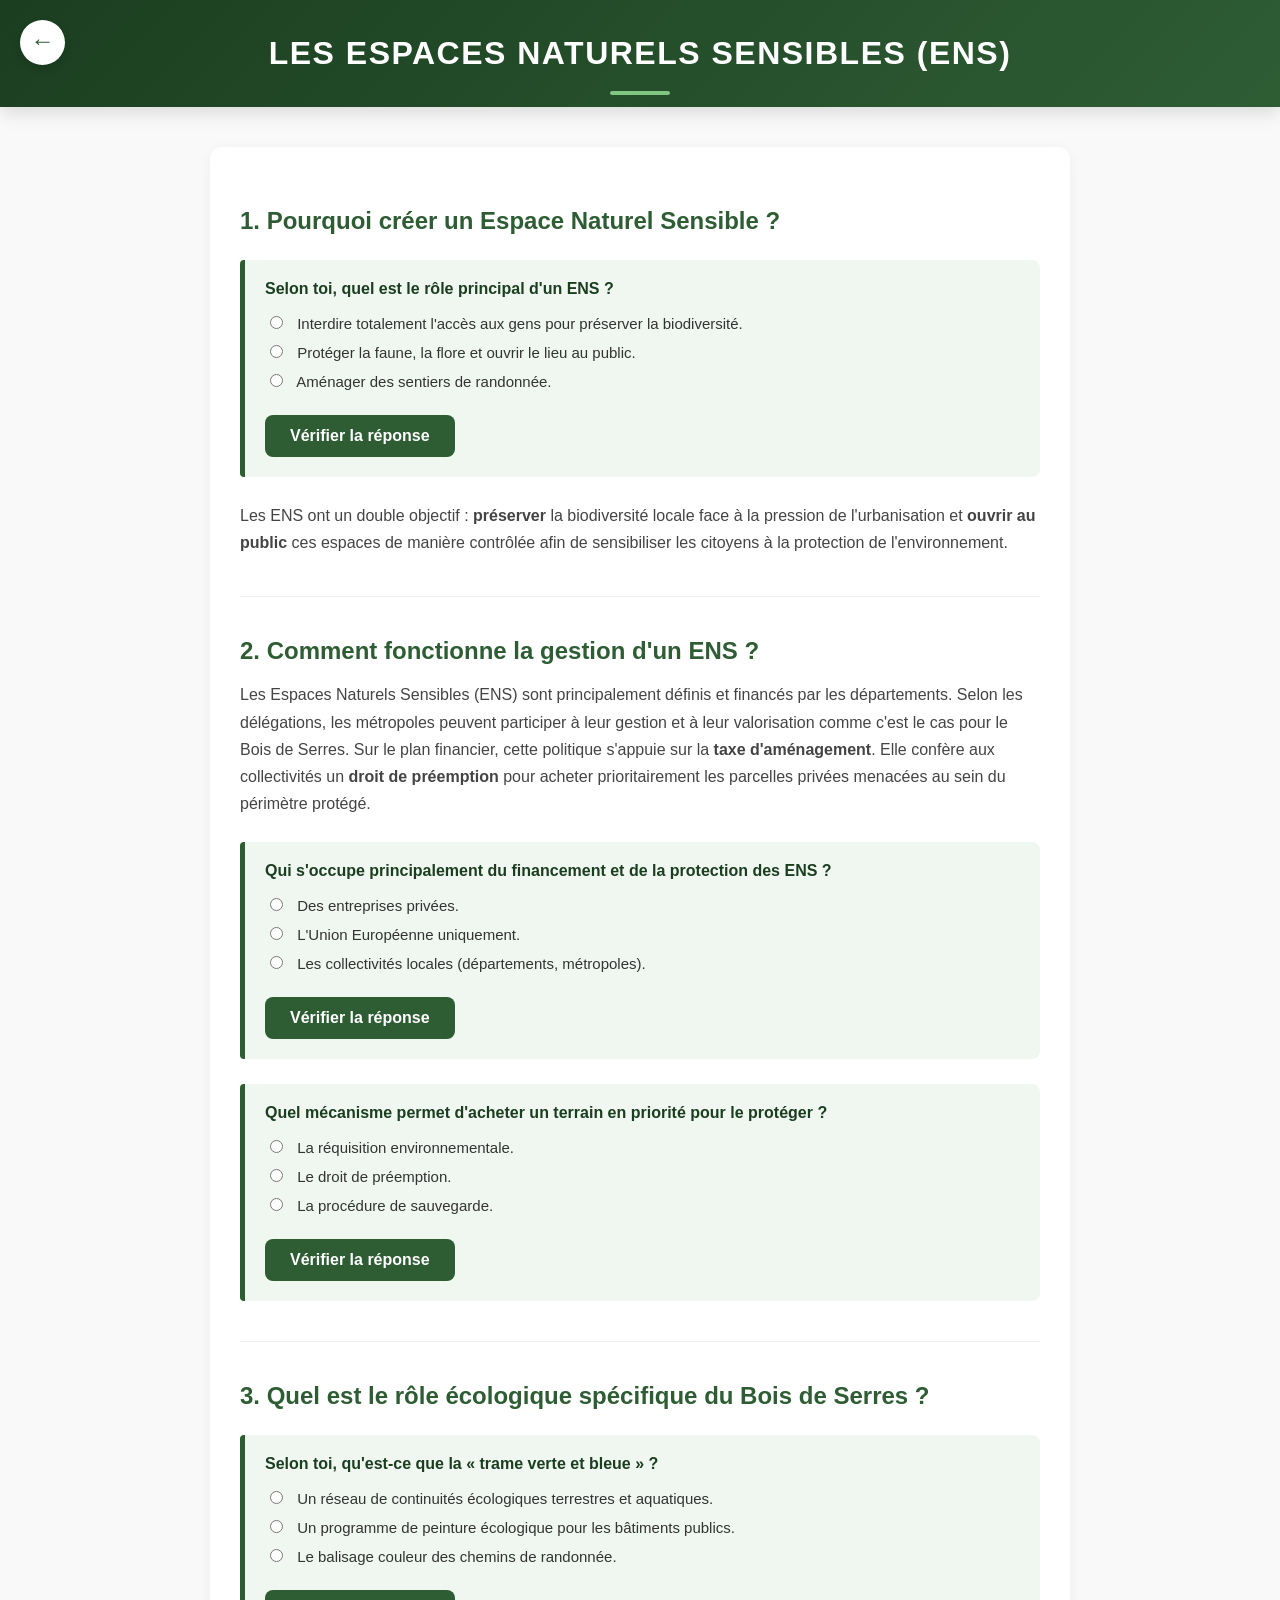
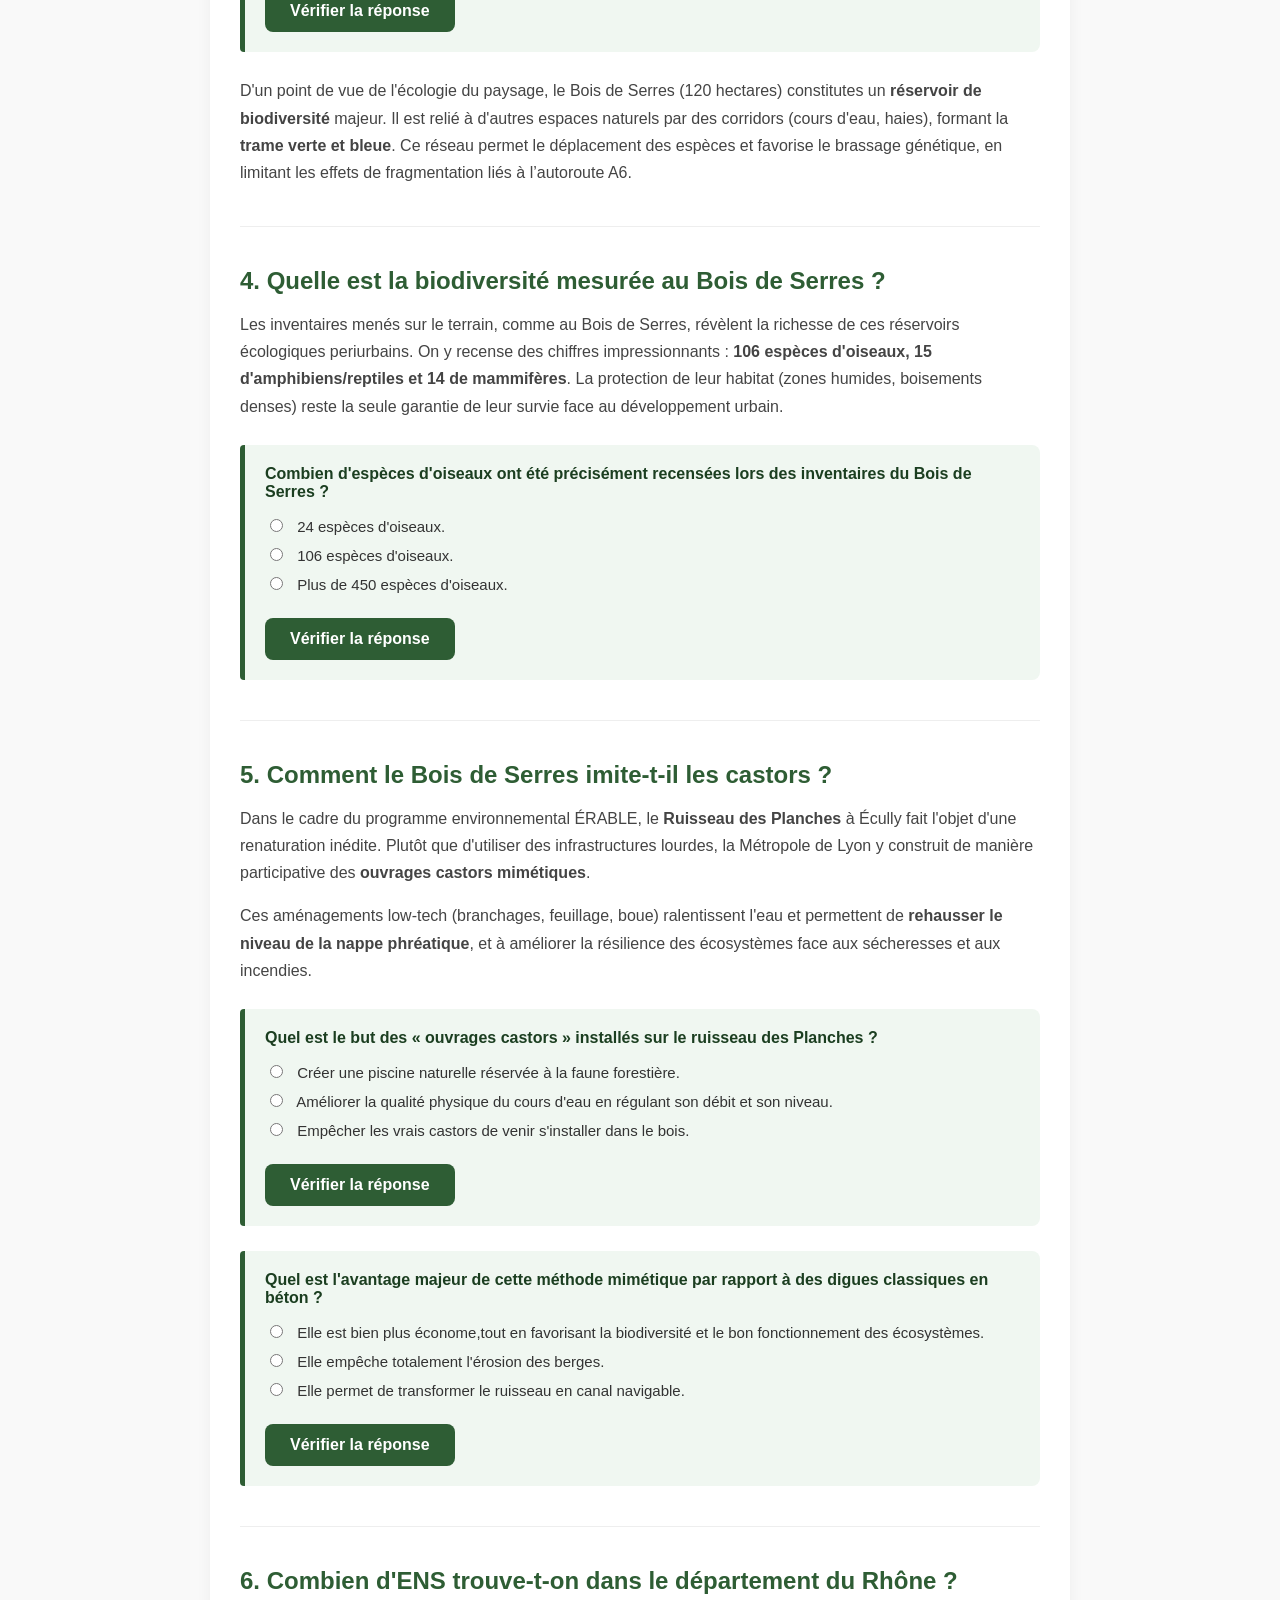
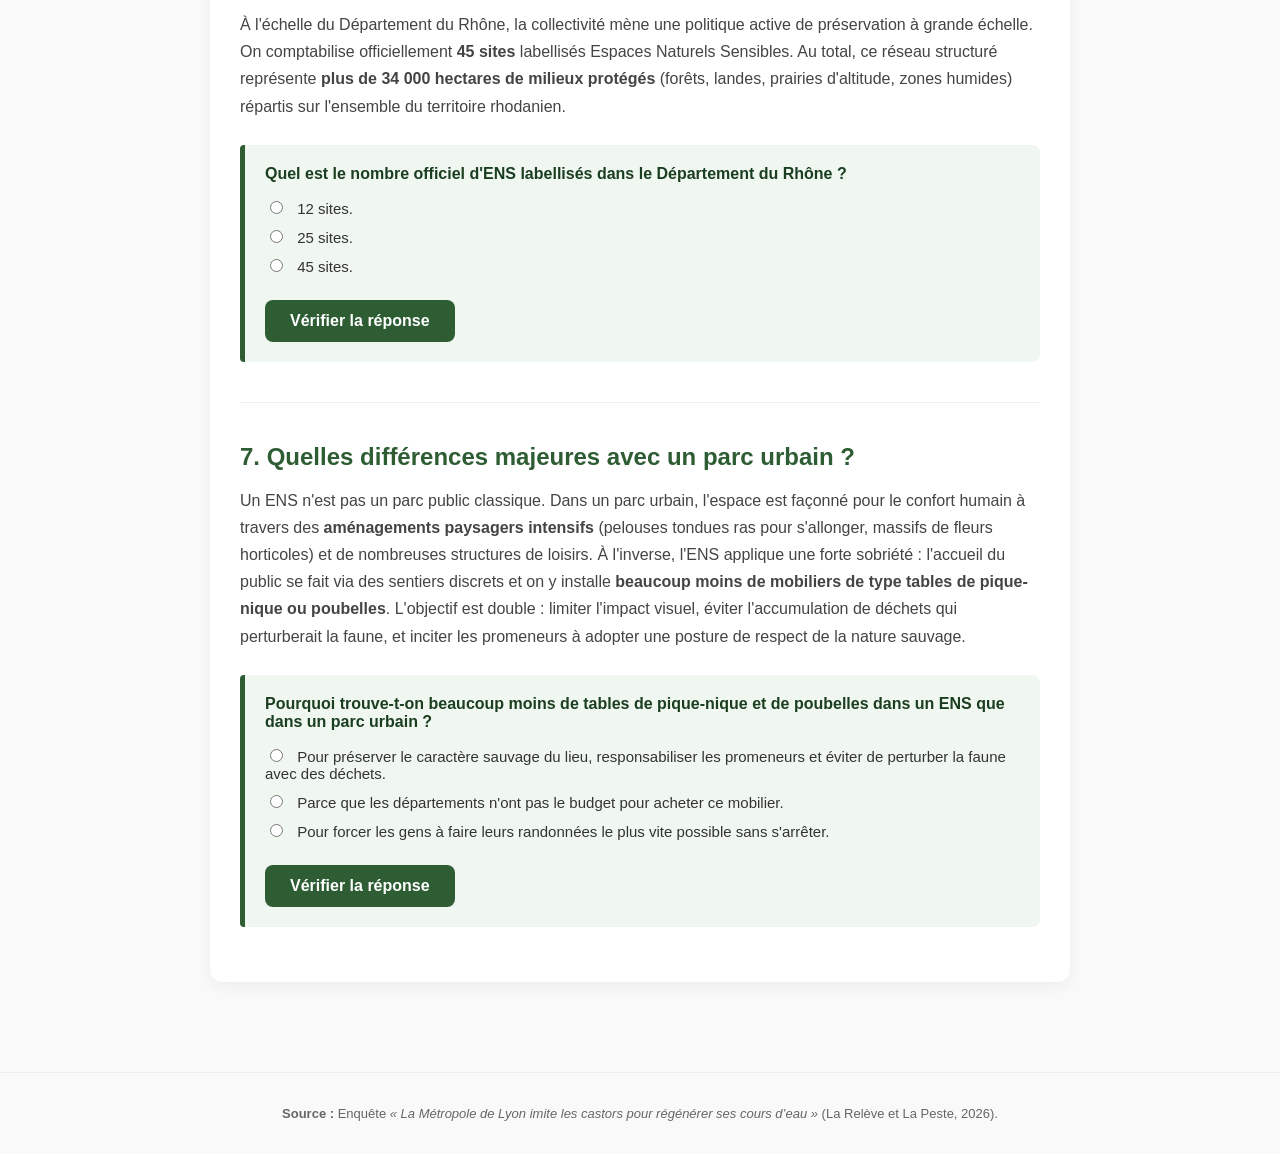
<file: ens.html>
<!DOCTYPE html>
<html lang="fr">
<head>
  <meta charset="UTF-8">
  <title>Les Espaces Naturels Sensibles</title>
  <link rel="stylesheet" href="style.css">
</head>

<body>

  <a href="index.html" class="btn-retour" title="Retour à l'accueil">←</a>

  <header>Les Espaces Naturels Sensibles (ENS)</header>

  <div class="ens-container">
    <div class="ens-content">
      
      <h2>1. Pourquoi créer un Espace Naturel Sensible ?</h2>

      <div class="quiz-box" id="quiz-1">
        <h4>Selon toi, quel est le rôle principal d'un ENS ?</h4>
        <label><input type="radio" name="q1" value="faux"> Interdire totalement l'accès aux gens pour préserver la biodiversité.</label>
        <label><input type="radio" name="q1" value="vrai"> Protéger la faune, la flore et ouvrir le lieu au public.</label>
        <label><input type="radio" name="q1" value="faux"> Aménager des sentiers de randonnée.</label>
        
        <button class="btn-modal btn-quiz" onclick="verifierReponse('quiz-1', 'vrai')">Vérifier la réponse</button>
        <div class="feedback"></div>
      </div>

      <p>
        Les ENS ont un double objectif : <strong>préserver</strong> la biodiversité locale face à la pression de l'urbanisation et <strong>ouvrir au public</strong> ces espaces de manière contrôlée afin de sensibiliser les citoyens à la protection de l'environnement.
      </p>

      <hr style="border: 0; height: 1px; background: #eee; margin: 40px 0;">

      <h2>2. Comment fonctionne la gestion d'un ENS ?</h2>
      <p>
        Les Espaces Naturels Sensibles (ENS) sont principalement définis et financés par les départements. Selon les délégations, les métropoles peuvent participer à leur gestion et à leur valorisation comme c'est le cas pour le Bois de Serres. Sur le plan financier, cette politique s'appuie sur la <strong>taxe d'aménagement</strong>. Elle confère aux collectivités un <strong>droit de préemption</strong> pour acheter prioritairement les parcelles privées menacées au sein du périmètre protégé.
      </p>

      <div class="quiz-box" id="quiz-2">
        <h4>Qui s'occupe principalement du financement et de la protection des ENS ?</h4>
        <label><input type="radio" name="q2" value="faux"> Des entreprises privées.</label>
        <label><input type="radio" name="q2" value="faux"> L'Union Européenne uniquement.</label>
        <label><input type="radio" name="q2" value="vrai"> Les collectivités locales (départements, métropoles).</label>
        
        <button class="btn-modal btn-quiz" onclick="verifierReponse('quiz-2', 'vrai')">Vérifier la réponse</button>
        <div class="feedback"></div>
      </div>

      <div class="quiz-box" id="quiz-finance">
        <h4>Quel mécanisme permet d'acheter un terrain en priorité pour le protéger ?</h4>
        <label><input type="radio" name="q_fin" value="faux"> La réquisition environnementale.</label>
        <label><input type="radio" name="q_fin" value="vrai"> Le droit de préemption.</label>
        <label><input type="radio" name="q_fin" value="faux"> La procédure de sauvegarde.</label>
        
        <button class="btn-modal btn-quiz" onclick="verifierReponse('quiz-finance', 'vrai')">Vérifier la réponse</button>
        <div class="feedback"></div>
      </div>

      <hr style="border: 0; height: 1px; background: #eee; margin: 40px 0;">

      <h2>3. Quel est le rôle écologique spécifique du Bois de Serres ?</h2>

      <div class="quiz-box" id="quiz-tvb">
        <h4>Selon toi, qu'est-ce que la « trame verte et bleue » ?</h4>
        <label><input type="radio" name="q_tvb" value="vrai"> Un réseau de continuités écologiques terrestres et aquatiques.</label>
        <label><input type="radio" name="q_tvb" value="faux"> Un programme de peinture écologique pour les bâtiments publics.</label>
        <label><input type="radio" name="q_tvb" value="faux"> Le balisage couleur des chemins de randonnée.</label>
        
        <button class="btn-modal btn-quiz" onclick="verifierReponse('quiz-tvb', 'vrai')">Vérifier la réponse</button>
        <div class="feedback"></div>
      </div>

      <p>
        D'un point de vue de l'écologie du paysage, le Bois de Serres (120 hectares) constitutes un <strong>réservoir de biodiversité</strong> majeur. Il est relié à d'autres espaces naturels par des corridors (cours d'eau, haies), formant la <strong>trame verte et bleue</strong>. Ce réseau permet le déplacement des espèces et favorise le brassage génétique, en limitant les effets de fragmentation liés à l’autoroute A6.
      </p>

      <hr style="border: 0; height: 1px; background: #eee; margin: 40px 0;">

      <h2>4. Quelle est la biodiversité mesurée au Bois de Serres ?</h2>
      <p>
        Les inventaires menés sur le terrain, comme au Bois de Serres, révèlent la richesse de ces réservoirs écologiques periurbains. On y recense des chiffres impressionnants : <strong>106 espèces d'oiseaux, 15 d'amphibiens/reptiles et 14 de mammifères</strong>. La protection de leur habitat (zones humides, boisements denses) reste la seule garantie de leur survie face au développement urbain.
      </p>

      <div class="quiz-box" id="quiz-biodiversite">
        <h4>Combien d'espèces d'oiseaux ont été précisément recensées lors des inventaires du Bois de Serres ?</h4>
        <label><input type="radio" name="q_bio" value="faux"> 24 espèces d'oiseaux.</label>
        <label><input type="radio" name="q_bio" value="vrai"> 106 espèces d'oiseaux.</label>
        <label><input type="radio" name="q_bio" value="faux"> Plus de 450 espèces d'oiseaux.</label>
        
        <button class="btn-modal btn-quiz" onclick="verifierReponse('quiz-biodiversite', 'vrai')">Vérifier la réponse</button>
        <div class="feedback"></div>
      </div>

      <hr style="border: 0; height: 1px; background: #eee; margin: 40px 0;">

      <h2>5. Comment le Bois de Serres imite-t-il les castors ?</h2>
      <p>
        Dans le cadre du programme environnemental ÉRABLE, le <strong>Ruisseau des Planches</strong> à Écully fait l'objet d'une renaturation inédite. Plutôt que d'utiliser des infrastructures lourdes, la Métropole de Lyon y construit de manière participative des <strong>ouvrages castors mimétiques</strong>.
      </p>
      <p>
        Ces aménagements low-tech (branchages, feuillage, boue) ralentissent l'eau et permettent de <strong>rehausser le niveau de la nappe phréatique</strong>, et à améliorer la résilience des écosystèmes face aux sécheresses et aux incendies.
      </p>

      <div class="quiz-box" id="quiz-castor-1">
        <h4>Quel est le but des « ouvrages castors » installés sur le ruisseau des Planches ?</h4>
        <label><input type="radio" name="q_c1" value="faux"> Créer une piscine naturelle réservée à la faune forestière.</label>
        <label><input type="radio" name="q_c1" value="vrai"> Améliorer la qualité physique du cours d'eau en régulant son débit et son niveau.</label>
        <label><input type="radio" name="q_c1" value="faux"> Empêcher les vrais castors de venir s'installer dans le bois.</label>
        
        <button class="btn-modal btn-quiz" onclick="verifierReponse('quiz-castor-1', 'vrai')">Vérifier la réponse</button>
        <div class="feedback"></div>
      </div>

      <div class="quiz-box" id="quiz-castor-2">
        <h4>Quel est l'avantage majeur de cette méthode mimétique par rapport à des digues classiques en béton ?</h4>
        <label><input type="radio" name="q_c2" value="vrai"> Elle est bien plus économe,tout en favorisant la biodiversité et le bon fonctionnement des écosystèmes.</label>
        <label><input type="radio" name="q_c2" value="faux"> Elle empêche totalement l'érosion des berges.</label>
        <label><input type="radio" name="q_c2" value="faux"> Elle permet de transformer le ruisseau en canal navigable.</label>
        
        <button class="btn-modal btn-quiz" onclick="verifierReponse('quiz-castor-2', 'vrai')">Vérifier la réponse</button>
        <div class="feedback"></div>
      </div>

      <hr style="border: 0; height: 1px; background: #eee; margin: 40px 0;">

      <h2>6. Combien d'ENS trouve-t-on dans le département du Rhône ?</h2>
      <p>
        À l'échelle du Département du Rhône, la collectivité mène une politique active de préservation à grande échelle. On comptabilise officiellement <strong>45 sites</strong> labellisés Espaces Naturels Sensibles. Au total, ce réseau structuré représente <strong>plus de 34 000 hectares de milieux protégés</strong> (forêts, landes, prairies d'altitude, zones humides) répartis sur l'ensemble du territoire rhodanien.
      </p>

      <div class="quiz-box" id="quiz-nombre-rhone">
        <h4>Quel est le nombre officiel d'ENS labellisés dans le Département du Rhône ?</h4>
        <label><input type="radio" name="q_num" value="faux"> 12 sites.</label>
        <label><input type="radio" name="q_num" value="faux"> 25 sites.</label>
        <label><input type="radio" name="q_num" value="vrai"> 45 sites.</label>
        
        <button class="btn-modal btn-quiz" onclick="verifierReponse('quiz-nombre-rhone', 'vrai')">Vérifier la réponse</button>
        <div class="feedback"></div>
      </div>

      <hr style="border: 0; height: 1px; background: #eee; margin: 40px 0;">

      <h2>7. Quelles différences majeures avec un parc urbain ?</h2>
      <p>
        Un ENS n'est pas un parc public classique. Dans un parc urbain, l'espace est façonné pour le confort humain à travers des <strong>aménagements paysagers intensifs</strong> (pelouses tondues ras pour s'allonger, massifs de fleurs horticoles) et de nombreuses structures de loisirs. À l'inverse, l'ENS applique une forte sobriété : l'accueil du public se fait via des sentiers discrets et on y installe <strong>beaucoup moins de mobiliers de type tables de pique-nique ou poubelles</strong>. L'objectif est double : limiter l'impact visuel, éviter l'accumulation de déchets qui perturberait la faune, et inciter les promeneurs à adopter une posture de respect de la nature sauvage.
      </p>

      <div class="quiz-box" id="quiz-mobilier">
        <h4>Pourquoi trouve-t-on beaucoup moins de tables de pique-nique et de poubelles dans un ENS que dans un parc urbain ?</h4>
        <label><input type="radio" name="q_mob" value="vrai"> Pour préserver le caractère sauvage du lieu, responsabiliser les promeneurs et éviter de perturber la faune avec des déchets.</label>
        <label><input type="radio" name="q_mob" value="faux"> Parce que les départements n'ont pas le budget pour acheter ce mobilier.</label>
        <label><input type="radio" name="q_mob" value="faux"> Pour forcer les gens à faire leurs randonnées le plus vite possible sans s'arrêter.</label>
        
        <button class="btn-modal btn-quiz" onclick="verifierReponse('quiz-mobilier', 'vrai')">Vérifier la réponse</button>
        <div class="feedback"></div>
      </div>

    </div>
  </div>

  <script>
    function verifierReponse(quizId, valeurCorrecte) {
      const quizBox = document.getElementById(quizId);
      const radioCoche = quizBox.querySelector('input[type="radio"]:checked');
      const feedbackDiv = quizBox.querySelector('.feedback');

      if (!radioCoche) {
        feedbackDiv.className = "feedback info";
        feedbackDiv.innerHTML = "⚠️ Choisis une réponse avant de vérifier !";
        return;
      }

      if (radioCoche.value === valeurCorrecte) {
        feedbackDiv.className = "feedback correct";
        feedbackDiv.innerHTML = "🎉 <strong>Bravo, c'est juste !</strong>";
      } else {
        feedbackDiv.className = "feedback incorrect";
        feedbackDiv.innerHTML = "❌ <strong>Dommage, ce n'est pas ça.</strong>";
      }
    }
  </script>

  <footer style="margin-top: 50px; padding: 20px; font-size: 13px; color: #666; border-top: 1px solid #eee; text-align: center;">
    <p><strong>Source :</strong> Enquête <em>« La Métropole de Lyon imite les castors pour régénérer ses cours d’eau »</em> (La Relève et La Peste, 2026).</p>
  </footer>

</body>
</html>
</file>
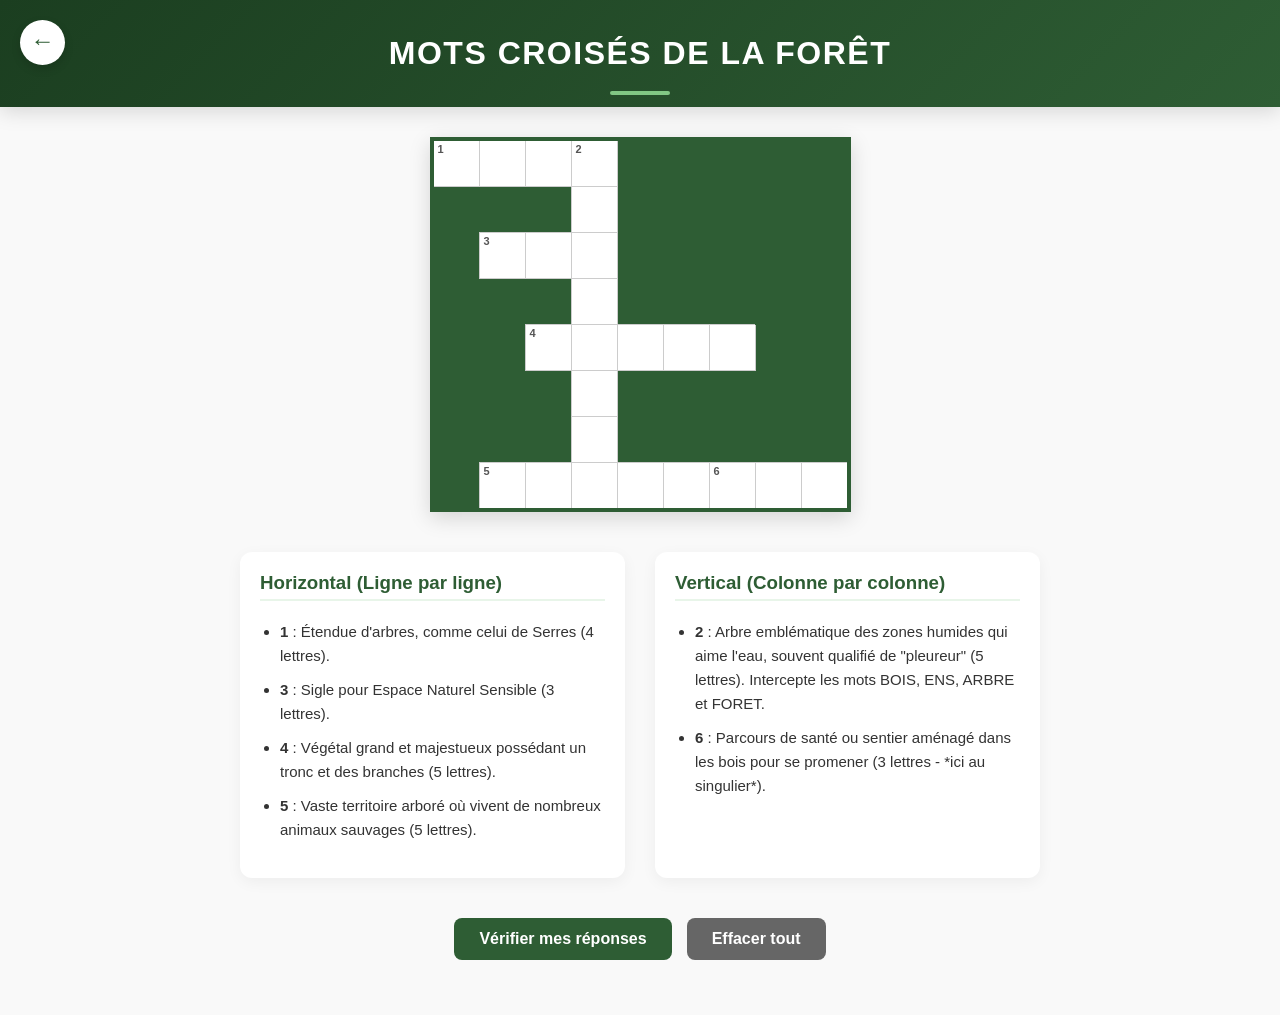
<file: jeu.html>
<!DOCTYPE html>
<html lang="fr">
<head>
  <meta charset="UTF-8">
  <title>Véritables Mots Croisés - Nature</title>
  <link rel="stylesheet" href="style.css">
  <style>
    .crossword-container {
      display: flex;
      flex-direction: column;
      align-items: center;
      padding: 30px 20px;
    }
    
    /* VRAIE GRILLE DE MOTS CROISÉS */
    .crossword-grid {
      border-collapse: collapse;
      margin-bottom: 30px;
      background-color: #2e5d34; /* Les cases noires seront la couleur du fond */
      border: 4px solid #2e5d34;
      box-shadow: 0 6px 20px rgba(0,0,0,0.15);
    }
    
    .crossword-grid td {
      width: 45px;
      height: 45px;
      padding: 0;
      position: relative;
      text-align: center;
      vertical-align: middle;
    }
    
    /* Case blanche (où on peut écrire) */
    .crossword-grid td.white-cell {
      background-color: #ffffff;
      border: 1px solid #ccc;
    }
    
    /* Case noire (bloquée) */
    .crossword-grid td.black-cell {
      background-color: #2e5d34;
    }
    
    /* Zone de saisie de la lettre */
    .crossword-grid input {
      width: 100%;
      height: 100%;
      border: none;
      background: transparent;
      text-align: center;
      font-size: 20px;
      font-weight: bold;
      text-transform: uppercase;
      font-family: inherit;
      color: #333;
    }
    
    .crossword-grid input:focus {
      outline: none;
      background-color: #e8f5e9; /* Petit flash vert quand on sélectionne la case */
    }
    
    /* Petits numéros d'indices dans les coins des cases */
    .case-number {
      position: absolute;
      top: 2px;
      left: 4px;
      font-size: 11px;
      color: #555;
      font-weight: bold;
      pointer-events: none;
    }
    
    /* Blocs de définitions côte à côte */
    .definitions-flex {
      display: flex;
      gap: 30px;
      max-width: 800px;
      width: 100%;
      margin-top: 10px;
    }
    
    .definitions-bloc {
      flex: 1;
      background: white;
      padding: 20px;
      border-radius: 12px;
      box-shadow: 0 4px 15px rgba(0,0,0,0.05);
    }
    
    .definitions-bloc h3 {
      color: #2e5d34;
      margin-top: 0;
      border-bottom: 2px solid #e8f5e9;
      padding-bottom: 5px;
    }
    
    .definitions-bloc ul {
      padding-left: 20px;
      line-height: 1.6;
    }
    
    .definitions-bloc li {
      margin-bottom: 10px;
      font-size: 15px;
    }
    
    .game-buttons {
      margin-top: 25px;
      display: flex;
      gap: 15px;
    }
  </style>
</head>
<body>

  <a href="index.html" class="btn-retour" title="Retour à l'accueil">←</a>

  <header>Mots Croisés de la Forêt</header>

  <div class="crossword-container">
    
    <table class="crossword-grid" id="grid">
      <tr>
        <td class="white-cell"><span class="case-number">1</span><input type="text" maxlength="1" data-letter="B"></td>
        <td class="white-cell"><input type="text" maxlength="1" data-letter="O"></td>
        <td class="white-cell"><input type="text" maxlength="1" data-letter="I"></td>
        <td class="white-cell"><span class="case-number">2</span><input type="text" maxlength="1" data-letter="S"></td>
        <td class="black-cell"></td>
        <td class="black-cell"></td>
        <td class="black-cell"></td>
        <td class="black-cell"></td>
        <td class="black-cell"></td>
      </tr>
      <tr>
        <td class="black-cell"></td>
        <td class="black-cell"></td>
        <td class="black-cell"></td>
        <td class="white-cell"><input type="text" maxlength="1" data-letter="E"></td>
        <td class="black-cell"></td>
        <td class="black-cell"></td>
        <td class="black-cell"></td>
        <td class="black-cell"></td>
        <td class="black-cell"></td>
      </tr>
      <tr>
        <td class="black-cell"></td>
        <td class="white-cell"><span class="case-number">3</span><input type="text" maxlength="1" data-letter="E"></td>
        <td class="white-cell"><input type="text" maxlength="1" data-letter="N"></td>
        <td class="white-cell"><input type="text" maxlength="1" data-letter="S"></td>
        <td class="black-cell"></td>
        <td class="black-cell"></td>
        <td class="black-cell"></td>
        <td class="black-cell"></td>
        <td class="black-cell"></td>
      </tr>
      <tr>
        <td class="black-cell"></td>
        <td class="black-cell"></td>
        <td class="black-cell"></td>
        <td class="white-cell"><input type="text" maxlength="1" data-letter="I"></td>
        <td class="black-cell"></td>
        <td class="black-cell"></td>
        <td class="black-cell"></td>
        <td class="black-cell"></td>
        <td class="black-cell"></td>
      </tr>
      <tr>
        <td class="black-cell"></td>
        <td class="black-cell"></td>
        <td class="white-cell"><span class="case-number">4</span><input type="text" maxlength="1" data-letter="A"></td>
        <td class="white-cell"><input type="text" maxlength="1" data-letter="R"></td>
        <td class="white-cell"><input type="text" maxlength="1" data-letter="B"></td>
        <td class="white-cell"><input type="text" maxlength="1" data-letter="R"></td>
        <td class="white-cell"><input type="text" maxlength="1" data-letter="E"></td>
        <td class="black-cell"></td>
        <td class="black-cell"></td>
      </tr>
      <tr>
        <td class="black-cell"></td>
        <td class="black-cell"></td>
        <td class="black-cell"></td>
        <td class="white-cell"><input type="text" maxlength="1" data-letter="E"></td>
        <td class="black-cell"></td>
        <td class="black-cell"></td>
        <td class="black-cell"></td>
        <td class="black-cell"></td>
        <td class="black-cell"></td>
      </tr>
      <tr>
        <td class="black-cell"></td>
        <td class="black-cell"></td>
        <td class="black-cell"></td>
        <td class="white-cell"><input type="text" maxlength="1" data-letter="L"></td>
        <td class="black-cell"></td>
        <td class="black-cell"></td>
        <td class="black-cell"></td>
        <td class="black-cell"></td>
        <td class="black-cell"></td>
      </tr>
      <tr>
        <td class="black-cell"></td>
        <td class="white-cell"><span class="case-number">5</span><input type="text" maxlength="1" data-letter="F"/></td>
        <td class="white-cell"><input type="text" maxlength="1" data-letter="O"/></td>
        <td class="white-cell"><input type="text" maxlength="1" data-letter="R"/></td>
        <td class="white-cell"><input type="text" maxlength="1" data-letter="E"/></td>
        <td class="white-cell"><input type="text" maxlength="1" data-letter="T"/></td>
        <td class="white-cell"><span class="case-number">6</span><input type="text" maxlength="1" data-letter="P"/></td>
        <td class="white-cell"><input type="text" maxlength="1" data-letter="A"/></td>
        <td class="white-cell"><input type="text" maxlength="1" data-letter="K"/></td>
      </tr>
    </table>

    <div class="definitions-flex">
      
      <div class="definitions-bloc">
        <h3>Horizontal (Ligne par ligne)</h3>
        <ul>
          <li><strong>1</strong> : Étendue d'arbres, comme celui de Serres (4 lettres).</li>
          <li><strong>3</strong> : Sigle pour Espace Naturel Sensible (3 lettres).</li>
          <li><strong>4</strong> : Végétal grand et majestueux possédant un tronc et des branches (5 lettres).</li>
          <li><strong>5</strong> : Vaste territoire arboré où vivent de nombreux animaux sauvages (5 lettres).</li>
        </ul>
      </div>
      
      <div class="definitions-bloc">
        <h3>Vertical (Colonne par colonne)</h3>
        <ul>
          <li><strong>2</strong> : Arbre emblématique des zones humides qui aime l'eau, souvent qualifié de "pleureur" (5 lettres). Intercepte les mots BOIS, ENS, ARBRE et FORET.</li>
          <li><strong>6</strong> : Parcours de santé ou sentier aménagé dans les bois pour se promener (3 lettres - *ici au singulier*).</li>
        </ul>
      </div>

    </div>

    <div class="game-buttons">
      <button class="btn-modal" onclick="verifierMotsCroises()">Vérifier mes réponses</button>
      <button class="btn-modal" onclick="recommencer()" style="background-color: #666;">Effacer tout</button>
    </div>
    
    <div id="game-feedback" class="feedback" style="margin-top: 25px; width: 100%; max-width: 800px; box-sizing: border-box;"></div>

  </div>

  <script>
    function verifierMotsCroises() {
      const inputs = document.querySelectorAll('#grid input');
      let sansFaute = true;
      let vide = false;

      inputs.forEach(input => {
        const lettreSaisie = input.value.toUpperCase().trim();
        const lettreCorrecte = input.getAttribute('data-letter');

        if (lettreSaisie === "") {
          vide = true;
          input.parentElement.style.backgroundColor = "#ffffff";
        } else if (lettreSaisie === lettreCorrecte) {
          input.parentElement.style.backgroundColor = "#c3e6cb"; // Vert pastel pour la case valide
        } else {
          input.parentElement.style.backgroundColor = "#f5c6cb"; // Rouge pastel pour l'erreur
          sansFaute = false;
        }
      });

      const feedback = document.getElementById('game-feedback');
      feedback.style.display = "block";

      if (vide) {
        feedback.className = "feedback info";
        feedback.innerHTML = "⚠️ Certaines cases sont encore vides ! Continue à chercher.";
      } else if (sansFaute) {
        feedback.className = "feedback correct";
        feedback.innerHTML = "🎉 <strong>Incroyable, sans-faute !</strong> Tu as résolu le vrai mot croisé de l'Espace Naturel Sensible !";
      } else {
        feedback.className = "feedback incorrect";
        feedback.innerHTML = "❌ <strong>Il y a des erreurs dans la grille !</strong> Regarde les cases sur fond rouge et essaie de trouver les bonnes lettres.";
      }
    }

    function recommencer() {
      const inputs = document.querySelectorAll('#grid input');
      inputs.forEach(input => {
        input.value = "";
        input.parentElement.style.backgroundColor = "#ffffff";
      });
      document.getElementById('game-feedback').style.display = "none";
    }
  </script>

</body>
</html>
</file>
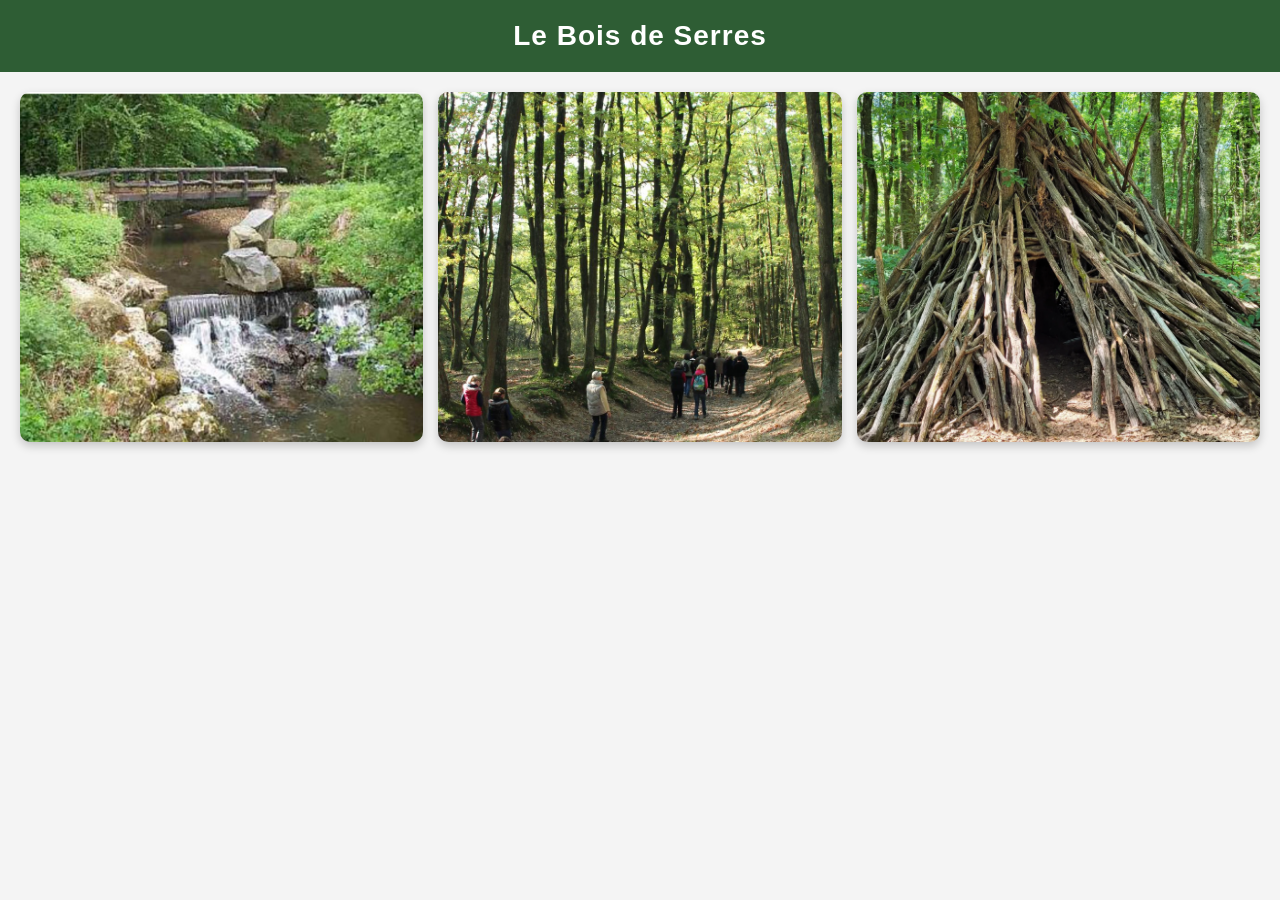
<file: visuel.html>
<!DOCTYPE html>
<html lang="fr">
<head>
  <meta charset="UTF-8" />
  <meta name="viewport" content="width=device-width, initial-scale=1.0"/>
  <title>Le Bois de Serres</title>

  <style>
    body {
      margin: 0;
      font-family: Arial, sans-serif;
      background-color: #f4f4f4;
    }

    /* Bandeau supérieur */
    header {
      background-color: #2e5d34;
      color: white;
      text-align: center;
      padding: 20px;
      font-size: 28px;
      font-weight: bold;
      letter-spacing: 1px;
    }

    /* Galerie */
    .gallery {
      display: grid;
      grid-template-columns: repeat(auto-fit, minmax(250px, 1fr));
      gap: 15px;
      padding: 20px;
    }

    .gallery a {
      display: block;
      overflow: hidden;
      border-radius: 10px;
      box-shadow: 0 4px 10px rgba(0,0,0,0.2);
      transition: transform 0.2s ease;
    }

    .gallery a:hover {
      transform: scale(1.03);
    }

    .gallery img {
	  width: 100%;
	  height: 350px;   /* 👈 plus grand */
	  object-fit: cover;
	  display: block;
}
    }
  </style>
</head>

<body>

  <header>
    Le Bois de Serres
  </header>

  <div class="gallery">

    <!-- Image 1 -->
    <a href="https://www.google.com/maps/search/?api=1&query=Bois+de+Serres" target="_blank">
      <img src="photos/bois1.jpg" alt="Bois de Serres">
    </a>

    <!-- Image 2 -->
    <a href="https://www.google.com/maps/search/?api=1&query=Bois+de+Serres" target="_blank">
      <img src="photos/bois2.jpg" alt="Sentier forêt">
    </a>

    <!-- Image 3 -->
    <a href="https://www.google.com/maps/search/?api=1&query=Bois+de+Serres" target="_blank">
      <img src="photos/bois3.png" alt="Nature">
    </a>

 
  </div>

</body>
</html>
</file>
<file: style.css>
body {
  margin: 0;
  font-family: 'Segoe UI', Arial, sans-serif;
  background-color: #f9f9f9;
  color: #333;
}

/* HEADER MODERNE ET ATTRACTIF */
header {
  /* Un dégradé linéaire qui part d'un vert forêt profond vers le vert d'origine du site */
  background: linear-gradient(135deg, #1b3e20 0%, #2e5d34 100%);
  color: white;
  padding: 35px 20px; /* Un peu plus de hauteur pour lui donner de l'importance */
  text-align: center;
  font-size: 32px; /* Titre légèrement agrandi */
  font-weight: 800; /* Écriture plus grasse et percutante */
  letter-spacing: 1.5px; /* Espacement moderne entre les lettres */
  text-transform: uppercase; /* Titre en majuscules pour un look pro */
  box-shadow: 0 4px 20px rgba(0, 0, 0, 0.15); /* Ombre plus douce et diffuse */
  position: relative;
}

/* Petite ligne décorative en dessous du titre pour la touche finale */
header::after {
  content: '';
  position: absolute;
  bottom: 12px;
  left: 50%;
  transform: translateX(-50%);
  width: 60px;
  height: 4px;
  background-color: #81c784; /* Vert clair lumineux */
  border-radius: 2px;
}

/* 🔙 BOUTON RETOUR DE LA GALERIE */
.btn-retour {
  position: absolute;
  top: 20px;
  left: 20px;
  background: #ffffff;
  color: #2e5d34;
  width: 45px;
  height: 45px;
  line-height: 41px; /* Aligne la flèche au centre */
  text-align: center;
  font-size: 24px;
  font-weight: bold;
  text-decoration: none;
  border-radius: 50%;
  box-shadow: 0 4px 10px rgba(0,0,0,0.15);
  transition: all 0.3s ease;
  z-index: 10;
}

.btn-retour:hover {
  background: #2e5d34;
  color: #ffffff;
  transform: translateX(-3px); /* Petit effet de glissement vers la gauche */
}

/* STRUCTURE ACCUEIL DEUX MOITIÉS */
.home {
  display: flex;
  min-height: calc(100vh - 80px);
}

/* Moitié gauche : Bouton et mini-galerie en dessous */
.left {
  flex: 1;
  display: flex;
  flex-direction: column;
  align-items: center;
  background: #f4f4f4;
  padding: 40px 30px;
  gap: 25px;
  border-right: 1px solid #e0e0e0;
}

/* Style pour le texte d'accroche */
.intro-text {
  font-size: 17px;
  line-height: 1.6;
  color: #444;
  text-align: center;
  margin: 0;
  max-width: 500px;
}

.intro-text span {
  display: block;
  margin-top: 10px;
  font-weight: 600;
  color: #2e5d34;
  font-size: 15px;
}

/* 👑 BOUTONS DE BASE (Structure identique) */
.btn-galerie, .btn-modal {
  background: #2e5d34;
  color: white;
  border: none;
  border-radius: 8px;
  font-weight: bold;
  text-decoration: none;
  display: inline-block;
  cursor: pointer;
  font-family: inherit;
  text-align: center;
  transition: background 0.2s, transform 0.3s ease, box-shadow 0.3s ease;
}

/* 📐 TAILLE SPECIFIQUE DU BOUTON ACCUEIL (AGRANDI !) */
.btn-galerie {
  margin-top: 15px;
  padding: 18px 45px; /* Augmenté pour le rendre plus imposant */
  font-size: 20px;     /* Augmenté */
}

/* 📐 TAILLE SPECIFIQUE DU BOUTON DES POPUPS ET LIENS */
.btn-modal {
  margin-top: 15px;
  padding: 12px 25px;
  font-size: 16px;
}

/* Conteneur pour forcer le bouton "En savoir plus" à aller à la ligne */
.btn-container {
  display: block;
  width: 100%;
}

/* 🔥 EFFET DE SURVOL MAGNIFIQUE SUR LES DEUX */
.btn-galerie:hover, .btn-modal:hover {
  background: #1b3e20;
  transform: translateY(-3px);
  box-shadow: 0 8px 25px rgba(46, 125, 50, 0.5);
}

/* Grille de photos élargie sous le bouton */
.home-gallery {
  display: grid;
  grid-template-columns: repeat(2, 1fr);
  gap: 15px;
  width: 100%;
  max-width: 650px;
  margin-top: 10px;
}

/* PHOTOS ACCUEIL */
.home-gallery img {
  width: 100%;
  height: 240px;
  object-fit: cover;
  border-radius: 14px;
  cursor: pointer;
  transition: transform 0.3s ease, box-shadow 0.3s ease;
  box-shadow: 0 6px 14px rgba(0,0,0,0.15);
}

.home-gallery img:hover {
  transform: scale(1.03);
  box-shadow: 0 10px 25px rgba(0,0,0,0.25);
}

/* Moitié droite : Espace pour le texte */
.right {
  flex: 1;
  background: #ffffff;
  padding: 40px;
  display: flex;
  align-items: flex-start;
  justify-content: center;
}

.text-content {
  max-width: 600px;
  width: 100%;
}

.text-content h3 {
  color: #2e5d34;
  font-size: 22px;
  margin-top: 25px;
  margin-bottom: 10px;
  border-bottom: 2px solid #2e5d34;
  padding-bottom: 5px;
  display: inline-block;
}

.text-content p {
  font-size: 16px;
  line-height: 1.6;
  color: #444;
  margin: 0 0 15px 0;
}

.text-content ul {
  padding-left: 20px;
  margin: 0;
}

.text-content li {
  font-size: 16px;
  margin-bottom: 8px;
  color: #444;
}

/* PAGE GALERIE INDÉPENDANTE */
.gallery {
  display: grid;
  grid-template-columns: repeat(auto-fit, minmax(280px, 1fr));
  gap: 20px;
  padding: 30px;
  margin-top: 20px; /* Espace pour laisser la place au bouton retour */
}

.gallery img {
  width: 100%;
  height: 280px;
  object-fit: cover;
  cursor: pointer;
  border-radius: 12px;
  transition: transform 0.3s ease;
  box-shadow: 0 4px 10px rgba(0,0,0,0.1);
}

.gallery img:hover {
  transform: scale(1.03);
}

/* POPUP / MODAL */
.modal {
  display: none;
  position: fixed;
  top: 0;
  left: 0;
  width: 100%;
  height: 100%;
  background: rgba(0,0,0,0.85);
  justify-content: center;
  align-items: center;
  z-index: 1000;
}

.modal-content {
  background: white;
  padding: 25px;
  text-align: center;
  border-radius: 16px;
  position: relative;
  max-width: 90%;
}

.modal img {
  max-width: 600px;
  max-height: 70vh;
  width: 100%;
  object-fit: contain;
  border-radius: 8px;
}

.close {
  position: absolute;
  top: 10px;
  right: 20px;
  font-size: 35px;
  cursor: pointer;
  color: #333;
  transition: color 0.2s;
}

.close:hover {
  color: #cc0000;
}

/* DESIGN DE LA PAGE DES EXPLICATIONS ENS */
.ens-container {
  display: flex;
  justify-content: center;
  padding: 40px 20px;
  background-color: #f9f9f9;
}

.ens-content {
  max-width: 800px;
  width: 100%;
  background: #ffffff;
  padding: 30px;
  border-radius: 12px;
  box-shadow: 0 4px 15px rgba(0,0,0,0.05);
}

.ens-content h2 {
  color: #2e5d34;
  font-size: 24px;
  margin-top: 30px;
  margin-bottom: 15px;
}

.ens-content p {
  font-size: 16px;
  line-height: 1.7;
  color: #444;
}

/* BLOC POUR LES QUESTIONS DU QUIZ */
.quiz-box {
  background-color: #f0f7f1;
  border-left: 5px solid #2e5d34;
  padding: 20px;
  margin: 25px 0;
  border-radius: 4px 8px 8px 4px;
}

.quiz-box h4 {
  margin: 0 0 15px 0;
  color: #1b3e20;
  font-size: 16px;
}

.quiz-box label {
  display: block;
  margin-bottom: 10px;
  cursor: pointer;
  font-size: 15px;
  color: #333;
}

.quiz-box input[type="radio"] {
  margin-right: 10px;
  accent-color: #2e5d34; /* Change la couleur de la case cochée en vert */
}

/* 🗺️ CONTENEUR DU PLAN ET DU BOUTON */
.map-container {
  display: flex;
  flex-direction: column;
  align-items: center;
  gap: 15px;
  margin-top: 15px;
  width: 100%;
}

/* Style de l'image du plan (DÉSORMAIS BIEN PRIS EN COMPTE) */
.map-img {
  width: 100%;
  max-width: 400px; /* Taille très discrète demandée */
  height: auto;
  border-radius: 8px;
  box-shadow: 0 4px 10px rgba(0, 0, 0, 0.1);
}

/* Ajustement cosmétique pour le bouton de téléchargement */
.btn-download {
  margin-top: 5px !important;

/* Styling des boutons spécifiques aux quiz */
.btn-quiz {
  margin-top: 10px !important;
  padding: 8px 18px !important;
  font-size: 14px !important;
}

/* Zone d'affichage des résultats (Masquée par défaut) */
.feedback {
  margin-top: 15px;
  padding: 12px;
  border-radius: 6px;
  font-size: 15px;
  display: none; /* S'active uniquement en JS */
  line-height: 1.5;
}

/* Style si la réponse est VRAIE (Vert) */
.feedback.correct {
  display: block;
  background-color: #d4edda;
  color: #155724;
  border: 1px solid #c3e6cb;
}

/* Style si la réponse est FAUSSE (Rouge) */
.feedback.incorrect {
  display: block;
  background-color: #f8d7da;
  color: #721c24;
  border: 1px solid #f5c6cb;
}

/* Style si l'utilisateur a oublié de cocher (Orange/Bleu) */
.feedback.info {
  display: block;
  background-color: #e2e3e5;
  color: #383d41;
  border: 1px solid #d6d8db;
}
/* Style des pastilles sur la carte */
.pastille-carte {
  position: absolute;
  width: 28px;
  height: 28px;
  background-color: #d32f2f; /* Rouge au lieu de vert */
  color: white;
  border: 2px solid white;
  border-radius: 50%;
  font-size: 14px;
  font-weight: bold;
  cursor: pointer;
  display: flex;
  align-items: center;
  justify-content: center;
  box-shadow: 0 2px 5px rgba(0,0,0,0.3);
  padding: 0;
  z-index: 10;
  
  /* CES DEUX LIGNES GARANTISSENT L'ANCRAGE FIXE SUR L'IMAGE */
  transform: translate(-50%, -50%);
  transition: transform 0.2s, background-color 0.2s;
}

/* Modification du hover pour ne pas casser le centrage */
.pastille-carte:hover {
  transform: translate(-50%, -50%) scale(1.2);
  background-color: #b71c1c; /* Rouge plus foncé au survol */
}
}
</file>
